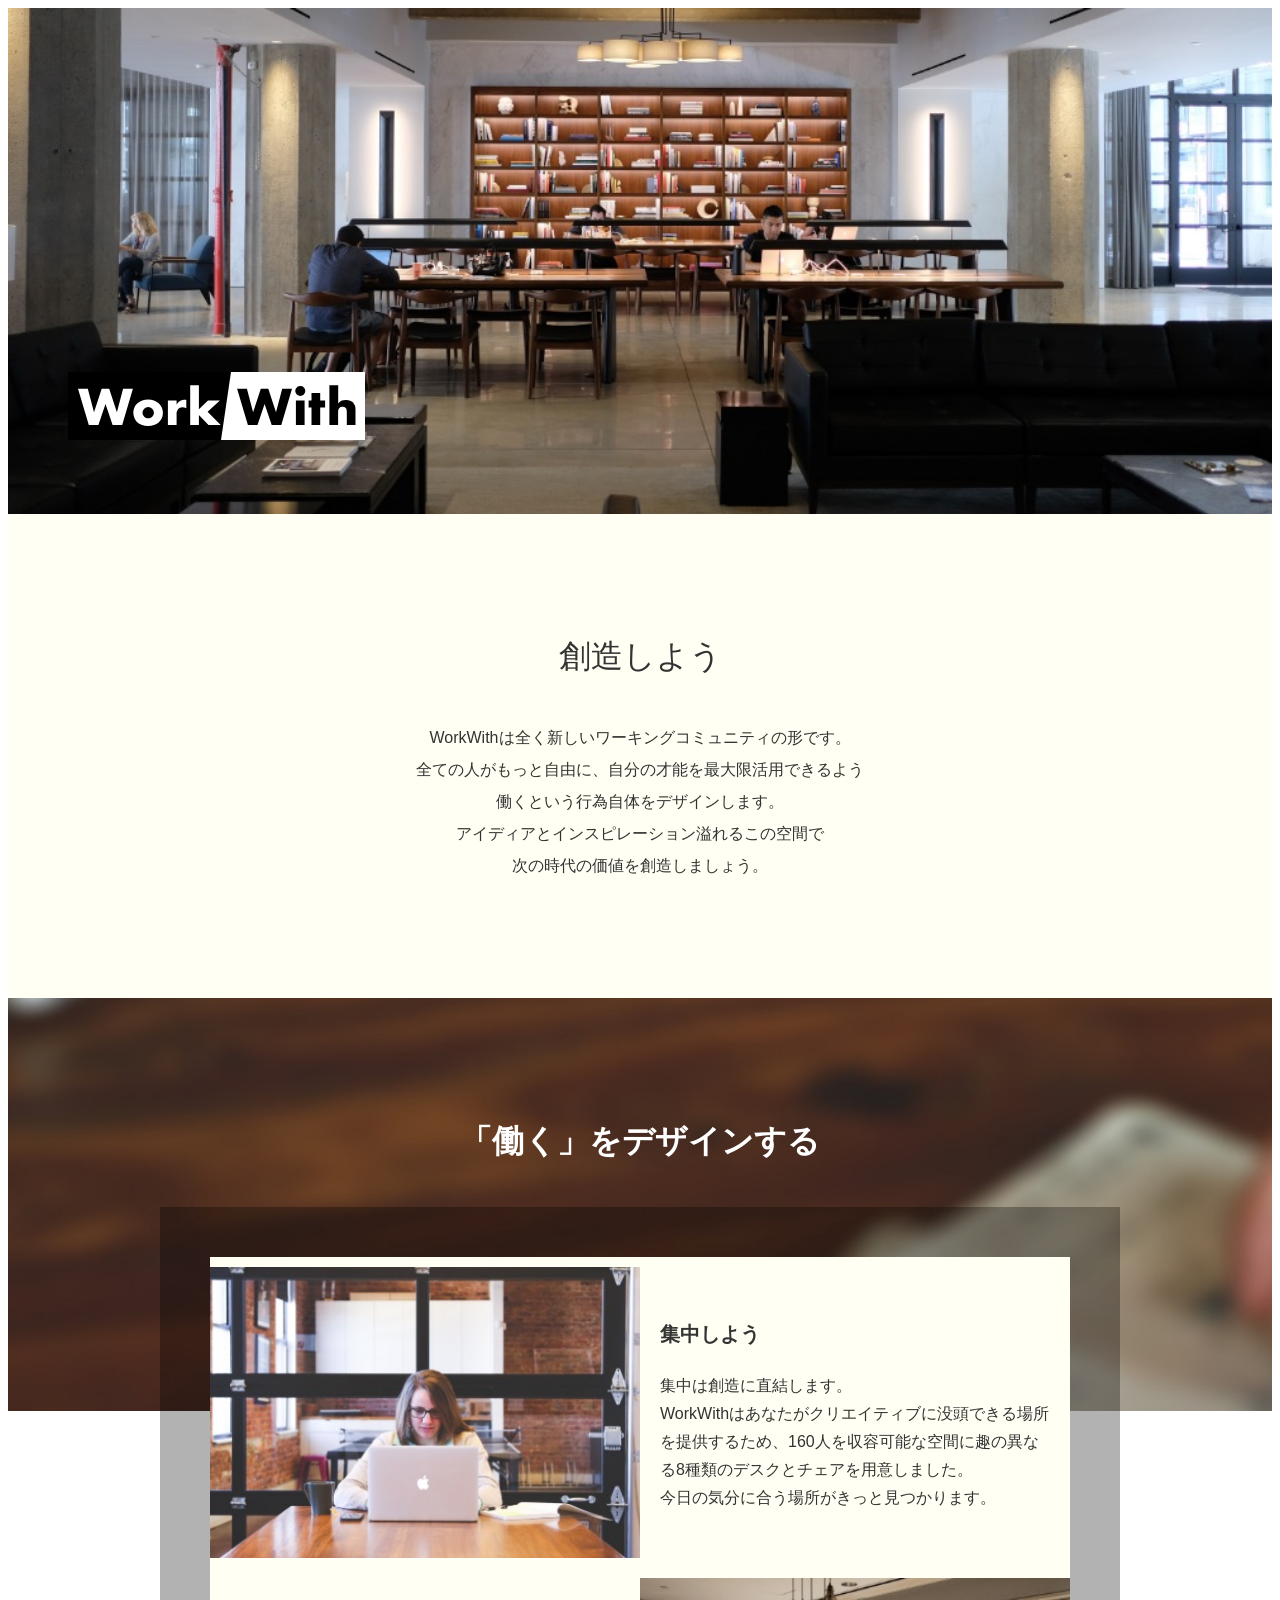
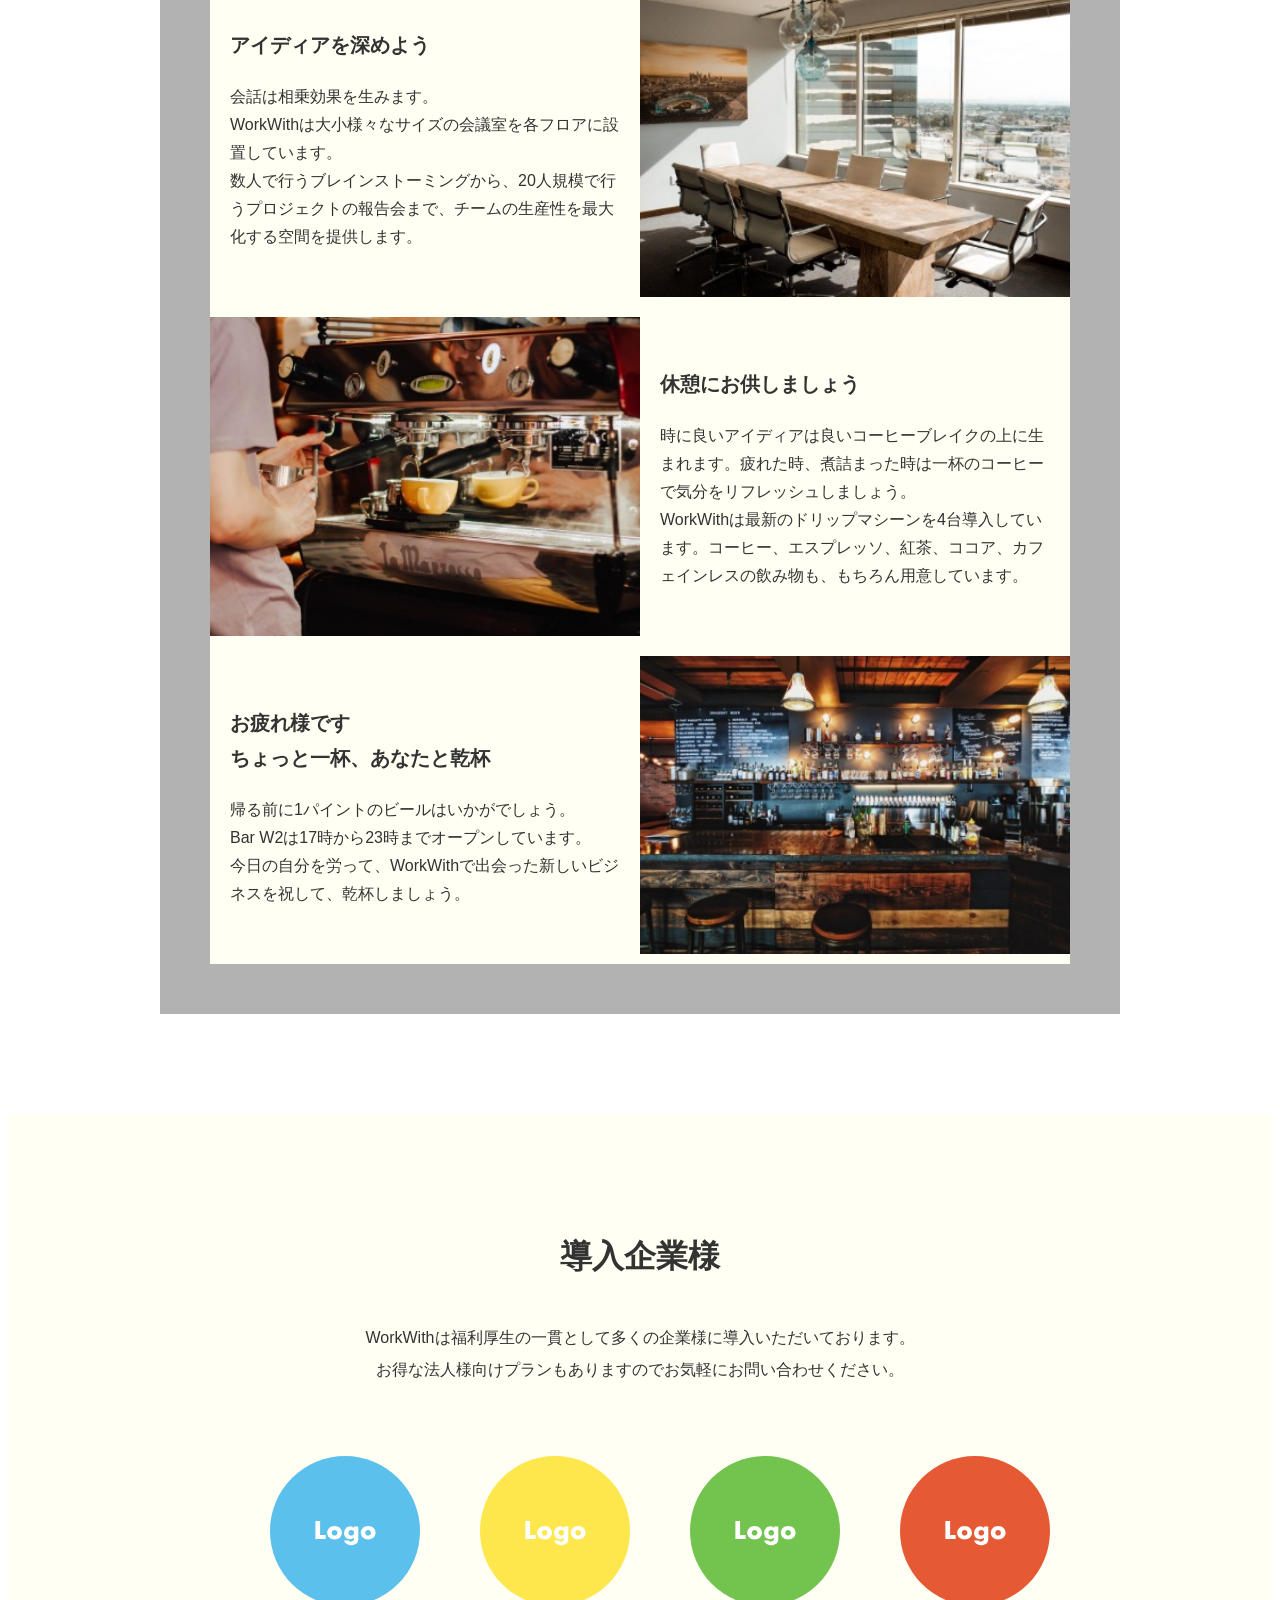
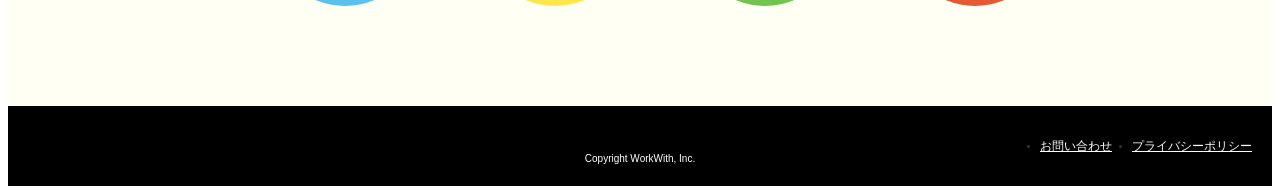
<file: index.html>
<!DOCTYPE html>
<html lang="ja">
<head>
    <meta charset="UTF-8">
    <meta name="viewport" content="width=device-width, initial-scale=1.0">
    <link rel="stylesheet" href="style/index.css">
    <title>WorkWith - 「働く」をデザインする革新的コワーキングスペース</title>
</head>
<body>
    <header class="page-header">
        <h1 class="page-header__logo"><img src="assets/images/logo-work_with.svg" alt="WorlWith"></h1>
    </header>
    <section id="introduction" class="section">
        <h2 class="section__title">創造しよう</h2>
        <p class="section__text">
            WorkWithは全く新しいワーキングコミュニティの形です。<br>
            全ての人がもっと自由に、自分の才能を最大限活用できるよう<br>
            働くという行為自体をデザインします。<br>
            アイディアとインスピレーション溢れるこの空間で<br>
            次の時代の価値を創造しましょう。
        </p>
    </section>
    
    <!-- 働くをデザインする -->
    <section id="feature" class="section">
        <h2 class="section__title--white typo-bold">「働く」をデザインする</h2>
    <div class="feature-list">
        <div class="feature-list__item feature-block">
        <p class="feature-block__image"><img src="assets/images/img-working.jpg" alt="WorkWithで集中作業中の女性会員"></p>
            <div class="feature-block__wrapper">
                <h3 class="feature-block__title typo-bold">集中しよう</h3>
                <p class="feature-block__text">
                    集中は創造に直結します。<br>
                    WorkWithはあなたがクリエイティブに没頭できる場所を提供するため、160人を収容可能な空間に趣の異なる8種類のデスクとチェアを用意しました。<br>
                    今日の気分に合う場所がきっと見つかります。
                </p>
            </div>
        </div>
        <div class="feature-list__item feature-block">
        <p class="feature-block__image"><img src="assets/images/img-meeting_room.jpg" alt="陽当りの良い8人用会議室"></p>
            <div class="feature-block__wrapper">
                <h3 class="feature-block__title typo-bold">アイディアを深めよう</h3>
                <p class="feature-block__text">
                    会話は相乗効果を生みます。<br>
                    WorkWithは大小様々なサイズの会議室を各フロアに設置しています。<br>
                    数人で行うブレインストーミングから、20人規模で行うプロジェクトの報告会まで、チームの生産性を最大化する空間を提供します。
                </p>
            </div>
        </div>
        <div class="feature-list__item feature-block">
        <p class="feature-block__image"><img src="assets/images/img-drip_machine.jpg" alt="12種類のドリンクが楽しめる特注のドリップマシーン"></p>
            <div class="feature-block__wrapper">
                <h3 class="feature-block__title typo-bold">休憩にお供しましょう</h3>
                <p class="feature-block__text">
                    時に良いアイディアは良いコーヒーブレイクの上に生まれます。疲れた時、煮詰まった時は一杯のコーヒーで気分をリフレッシュしましょう。<br>
                    WorkWithは最新のドリップマシーンを4台導入しています。コーヒー、エスプレッソ、紅茶、ココア、カフェインレスの飲み物も、もちろん用意しています。
                </p>
            </div>
        </div>
        <div class="feature-list__item feature-block">
        <p class="feature-block__image"><img src="assets/images/img-bar_w2.jpg" alt="Bar W2のカウンター"></p>
            <div class="feature-block__wrapper">
                <h3 class="feature-block__title typo-bold">お疲れ様です<br>ちょっと一杯、あなたと乾杯</h3>
                <p class="feature-block__text">
                    帰る前に1パイントのビールはいかがでしょう。<br>
                    Bar W2は17時から23時までオープンしています。<br>
                    今日の自分を労って、WorkWithで出会った新しいビジネスを祝して、乾杯しましょう。
                </p>
            </div>
        </div>
    </div>
    </section>

    <section id="client" class="section">
        <h2 class="section__title typo-bold">導入企業様</h2>
        <p class="section__text">
            WorkWithは福利厚生の一貫として多くの企業様に導入いただいております。<br>
            お得な法人様向けプランもありますのでお気軽にお問い合わせください。
        </p>
        <ul class="client-list">
            <li class="client-list__item">
                <img src="assets/images/logo-company01.svg" alt="株式会社◯◯のロゴ">
            </li>
            <li class="client-list__item">
                <img src="assets/images/logo-company02.svg" alt="株式会社◯◯のロゴ">
            </li>
            <li class="client-list__item">
                <img src="assets/images/logo-company03.svg" alt="株式会社◯◯のロゴ">
            </li>
            <li class="client-list__item">
                <img src="assets/images/logo-company04.svg" alt="株式会社◯◯のロゴ">
            </li>
        </ul>
    </section>
    <footer class="page-footer">
        <p class="page-footer__copyright"><small>Copyright WorkWith, Inc.</small></p>
        <nav class="page-footer__nav">
            <ul>
                <li><a href="#">お問い合わせ</a></li>
                <li><a href="#">プライバシーポリシー</a></li>
            </ul>
        </nav>
    </footer>
</body>
</html>
</file>
<file: style/index.css>
/* ページヘッダー */
.page-header {
    padding-top: 40%;
    background: url(../images/bg-main_visual.jpg) center top no-repeat;
    background-size: cover;
    position: relative;
}

.page-header__logo {
    position: absolute;
    bottom: 60px;
    left: 60px;
}

/* 各セクション */
.section {
    padding: 100px 0;
}

.section__title,
.section__title--white {
    margin-bottom: 50px;
    font-size: 3.2rem;
    line-height: 1.0;
    text-align: center;
}

.section__title--white {
    color: #fff;
}

.section__text {
    font-size: 1.6rem;
    line-height: 2.0;
    text-align: center;
  }

.section__text:not(:last-child) {
    margin-bottom: 70px;
}

#introduction {
    background-color: #fffff3;
}

#feature {
    background: url(../images/bg-content.jpg) center center no-repeat;
    background-size: cover;
    background-attachment: fixed;
}

.feature-list {
    width: 960px;
    margin: 0 auto;
    padding: 50px;
    box-sizing: border-box;
    background-color: rgba(0, 0, 0, 0.3);
}

.feature-list__item:nth-child(even) {
    flex-direction: row-reverse;
}

.feature-block {
    display: flex;
    background-color: #fffff3;
}

.feature-block__image {
    width: 50%;
}

.feature-block__image img {
    width: 100%;
    height: 100%;
    object-fit: cover;
}

.feature-block__wrapper {
    width: 50%;
    padding: 40px 20px;
    box-sizing: border-box;
}

.feature-block__title {
    margin-bottom: 20px;
    font-size: 2.0rem;
    line-height: 1.75;
}

.feature-block__text {
    font-size: 1.6rem;
    line-height: 1.75;
}

/* 導入企業様 */
#client {
    background-color: #fffff3;
}

.client-list {
    display: flex;
    justify-content: space-between;
    width: 780px;
    margin: 0 auto;
    list-style: none;
}

/* ページフッター */
.page-footer {
    display: flex;
    justify-content: flex-end;
    position: relative;
    padding: 24px 20px;
    background-color: #000;
}

.page-footer p {
    font-size: 1.2rem;
    color: #fff;
    position: absolute;
    top: 50%;
    left: 50%;
    z-index: 1;
    transform: translate(-50%, -50%);
}

.page-footer__nav ul {
    display: flex;
}

.page-footer__nav ul li {
    line-height: 1;
}

.page-footer__nav ul li:not(:last-child) {
    margin-right: 20px;
}

.page-footer__nav ul a {
    font-size: 1.2rem;
    color: #fff;
}

html {
    font-size: 62.5%;
  }
  
  body {
    min-width: 1000px;
    font-family: "游ゴシック体", YuGothic, "游ゴシック Medium", "Yu Gothic Medium", "游ゴシック", "Yu Gothic", sans-serif;
    font-weight: 500;
    line-height: 2;
    color: #333;
  }
  
  strong, b, mark, b, .typo-bold {
    font-family: '游ゴシック体', YuGothic, '游ゴシック', 'Yu Gothic', '游ゴシック', 'Yu Gothic', sans-serif;
    font-weight: 700;
  }
  
  h1, h2, h3, h4, h5, h6 {
    font-weight: normal;
  }
  
  img {
    vertical-align: bottom;
  }
</file>
